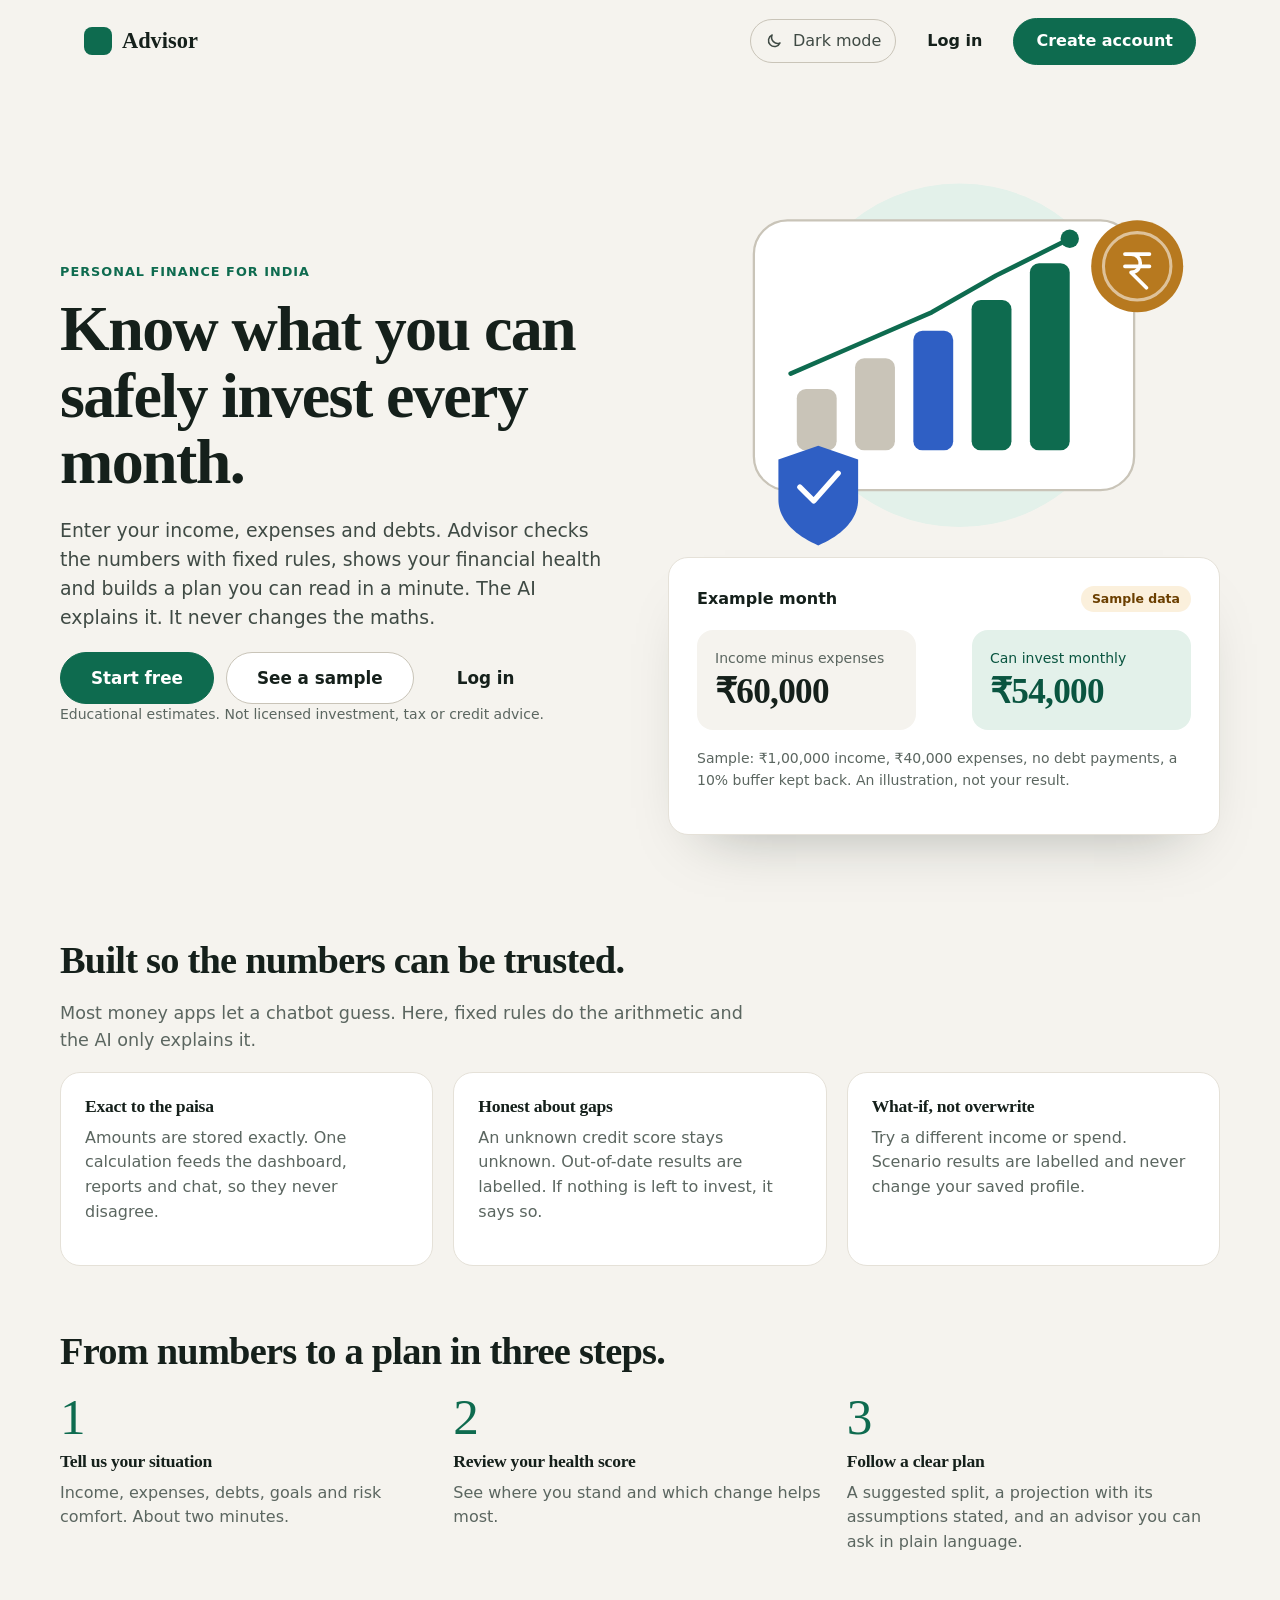
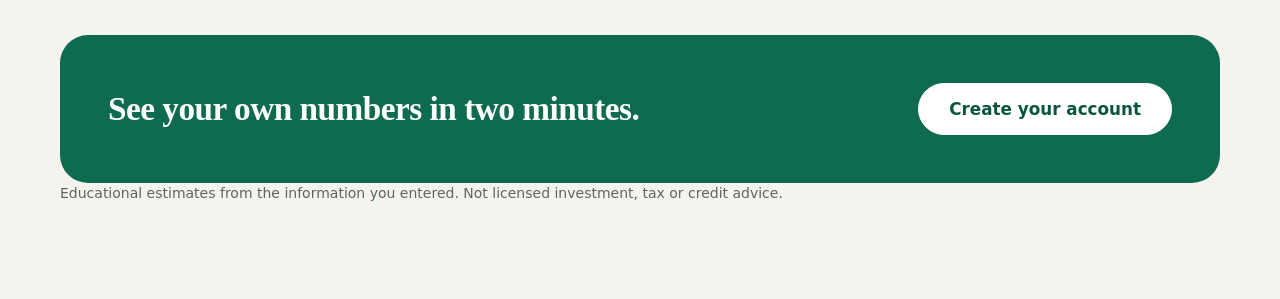
<file: frontend/static/index.html>
<!doctype html>
<html lang="en">
<head>
  <meta charset="utf-8">
  <meta name="viewport" content="width=device-width, initial-scale=1">
  <title>Advisor - personal finance</title>
  <meta name="description" content="Rule-checked personal finance planning with a clearly labelled AI explainer.">
  <link rel="icon" href="data:,">
  <link rel="stylesheet" href="css/app.css">
  <script src="js/theme-init.js"></script>
  <script type="module" src="js/main.js"></script>
</head>
<body>
  <a class="skip" href="#main">Skip to content</a>
  <div id="nav-root"></div>
  <main id="main" tabindex="-1"></main>
  <div id="toast" class="toast" role="status" aria-live="polite"></div>
  <noscript><p class="noscript">This app needs JavaScript.</p></noscript>
</body>
</html>
</file>
<file: frontend/static/css/app.css>
/* Advisor product UI. Tokens mirror the Claude Design canvas (design/v2).  System fonts only: the CSP allows no external fonts. */
:root{
  --bg:#F5F3EE;--surface:#FFFFFF;--ink:#15201B;--ink-2:#3F4A44;--muted:#5B6660;--line:#E5E1D8;--line-strong:#C9C4B8;
  --accent:#0E6B4F;--accent-ink:#FFFFFF;--accent-soft:#E3F1EA;--accent-strong:#0A5540;
  --warn-bg:#FBF0DC;--warn-ink:#6B3F00;--bad-bg:#FDECEA;--bad-ink:#9B1C12;--ok-bg:#E3F1EA;--ok-ink:#0A5540;--info-bg:#E8EEFA;--info-ink:#1E3A8A;
  --radius:20px;--radius-sm:12px;--shadow:0 1px 0 rgba(21,32,27,.03);
  --font:"Inter","Segoe UI Variable","Segoe UI",system-ui,-apple-system,Roboto,Arial,sans-serif;
  --display:"Fraunces","Iowan Old Style","Palatino Linotype",Palatino,Georgia,serif;
  --sidebar:248px;
}
@media (prefers-color-scheme:dark){
  :root:not([data-theme="light"]){
    --bg:#0A0B0D;--surface:#131518;--ink:#ECEEF0;--ink-2:#C4C9CF;--muted:#9AA1A9;--line:#24282D;--line-strong:#363C44;
    --accent:#4BD6A0;--accent-ink:#04120C;--accent-soft:#12251D;--accent-strong:#7BE8BE;
    --warn-bg:#2A2112;--warn-ink:#F1C976;--bad-bg:#2E1613;--bad-ink:#FFB4AA;--ok-bg:#12251D;--ok-ink:#8DE5BF;--info-bg:#131E36;--info-ink:#A9C1FF;
    --shadow:inset 0 1px 0 rgba(255,255,255,.04);
  }
}
:root[data-theme="dark"]{
    --bg:#0A0B0D;--surface:#131518;--ink:#ECEEF0;--ink-2:#C4C9CF;--muted:#9AA1A9;--line:#24282D;--line-strong:#363C44;
    --accent:#4BD6A0;--accent-ink:#04120C;--accent-soft:#12251D;--accent-strong:#7BE8BE;
    --warn-bg:#2A2112;--warn-ink:#F1C976;--bad-bg:#2E1613;--bad-ink:#FFB4AA;--ok-bg:#12251D;--ok-ink:#8DE5BF;--info-bg:#131E36;--info-ink:#A9C1FF;
    --shadow:inset 0 1px 0 rgba(255,255,255,.04);
}
*{box-sizing:border-box}
html{-webkit-text-size-adjust:100%}
body{margin:0;background:var(--bg);color:var(--ink);font-family:var(--font);font-size:16px;line-height:1.55;-webkit-font-smoothing:antialiased}
h1,h2,h3{font-family:var(--display);font-weight:600;letter-spacing:-.015em;margin:0 0 .5em;line-height:1.12}
h1{font-size:clamp(2rem,3.4vw,2.6rem)}h2{font-size:1.4rem}h3{font-size:1.1rem}
p{margin:0 0 1em}
a{color:var(--accent-strong)}
a:focus-visible,button:focus-visible,input:focus-visible,select:focus-visible,textarea:focus-visible,summary:focus-visible{outline:3px solid var(--accent);outline-offset:2px}
.skip{position:absolute;left:-999px;top:0;background:var(--surface);padding:10px 14px;z-index:50}
.skip:focus{left:8px;top:8px}
.noscript{padding:16px}
main{outline:none;min-width:0}

/* layout */
.wrap{max-width:1160px;margin:0 auto;padding:0 24px}
.page{padding:36px 0 80px}
.row{display:flex;flex-wrap:wrap;gap:12px;align-items:center}
.grid{display:grid;gap:20px}
.grid.c2{grid-template-columns:repeat(auto-fit,minmax(min(100%,340px),1fr))}
.grid.c3{grid-template-columns:repeat(auto-fit,minmax(min(100%,260px),1fr))}
.grid.c4{grid-template-columns:repeat(auto-fit,minmax(min(100%,210px),1fr))}
.stack>*+*{margin-top:18px}
.spread{display:flex;justify-content:space-between;align-items:center;gap:12px;flex-wrap:wrap}
.muted{color:var(--muted)}
.small{font-size:.875rem}
.finance-evidence{overflow-wrap:anywhere}
.finance-evidence .field{min-width:0}
.finance-evidence [hidden]{display:none!important}
.center{text-align:center}
.right{text-align:right}
.hidden{display:none!important}

/* signed-in shell: sidebar + content */
body.shell{display:grid;grid-template-columns:var(--sidebar) minmax(0,1fr);min-height:100vh;align-items:start}
body.shell #nav-root{position:sticky;top:0;height:100vh;align-self:stretch}
.side{display:flex;flex-direction:column;gap:22px;height:100%;padding:24px 16px;background:var(--surface);border-right:1px solid var(--line);overflow-y:auto}
.brand{display:flex;align-items:center;gap:10px;font-family:var(--display);font-weight:600;font-size:1.4rem;color:var(--ink);text-decoration:none}
.brand::before{content:"";width:28px;height:28px;border-radius:8px;background:var(--accent);flex:none}
.side .brand{padding:0 8px}
.side-nav{display:flex;flex-direction:column;gap:2px}
.side-nav a,.side-foot a.item{display:flex;align-items:center;gap:12px;min-height:44px;padding:0 12px;border-radius:var(--radius-sm);color:var(--ink-2);text-decoration:none;font-weight:500}
.side-nav a:hover,.side-foot a.item:hover{background:var(--accent-soft);color:var(--accent-strong)}
.side-nav a[aria-current="page"]{background:var(--accent-soft);color:var(--accent-strong);font-weight:600}
.side svg{flex:none}
.side-foot{margin-top:auto;display:flex;flex-direction:column;gap:2px}
.who{display:flex;align-items:center;gap:10px;padding:14px 8px 0;border-top:1px solid var(--line);margin-top:8px}
.avatar{width:34px;height:34px;border-radius:999px;background:var(--accent-soft);color:var(--accent-strong);display:flex;align-items:center;justify-content:center;font-weight:600;font-size:.85rem;flex:none}
.who-name{font-weight:600;font-size:.9rem;line-height:1.2;overflow:hidden;text-overflow:ellipsis;white-space:nowrap}
.who button{border:0;background:none;padding:0;font:inherit;font-size:.82rem;color:var(--muted);cursor:pointer;text-decoration:underline;text-align:left}
body.shell .page{padding:40px 8px 80px}
body.shell .wrap{max-width:1120px;padding:0 40px}
@media (max-width:900px){
  body.shell{display:block}
  body.shell #nav-root{position:static;height:auto}
  .side{flex-direction:row;flex-wrap:wrap;align-items:center;height:auto;padding:10px 16px;border-right:0;border-bottom:1px solid var(--line);gap:8px}
  .side-nav{flex-direction:row;overflow-x:auto;flex:1 1 100%;order:3;padding-bottom:4px}
  .side-nav a{white-space:nowrap}
  .side-foot{margin:0 0 0 auto;flex-direction:row;align-items:center}
  .who{border:0;margin:0;padding:0}
  body.shell .wrap{padding:0 20px}
  body.shell .page{padding:24px 0 64px}
}

/* public header */
.nav{background:transparent}
.nav .wrap{display:flex;align-items:center;gap:12px;flex-wrap:wrap;padding-top:18px;padding-bottom:18px}
.nav-links{display:flex;flex-wrap:wrap;gap:4px;flex:1}
.nav-user{display:flex;align-items:center;gap:8px;flex-wrap:wrap}

/* controls */
.btn{display:inline-flex;align-items:center;justify-content:center;gap:8px;min-height:44px;padding:10px 22px;border-radius:999px;border:1px solid var(--line-strong);background:var(--surface);color:var(--ink);font:inherit;font-weight:600;cursor:pointer;text-decoration:none}
.btn:hover{border-color:var(--accent);color:var(--accent-strong)}
.btn.primary{background:var(--accent);border-color:var(--accent);color:var(--accent-ink)}
.btn.primary:hover{background:var(--accent-strong);border-color:var(--accent-strong);color:var(--accent-ink)}
.btn.ghost{border-color:transparent;background:transparent}
.btn.lg{min-height:52px;padding:12px 30px;font-size:1.05rem}
.btn.block{width:100%}
.btn[disabled]{opacity:.55;cursor:not-allowed}
label{display:block;font-weight:600;font-size:.88rem;margin-bottom:6px;color:var(--ink-2)}
input,select,textarea{width:100%;min-height:46px;padding:10px 14px;border:1px solid var(--line-strong);border-radius:var(--radius-sm);background:var(--surface);color:var(--ink);font:inherit}
input:hover,select:hover,textarea:hover{border-color:var(--muted)}
input[type="checkbox"]{width:20px;height:20px;min-height:0;accent-color:var(--accent)}
input[type="file"]{padding:9px 12px}
textarea{min-height:92px;resize:vertical}
.field{margin-bottom:16px}
.field .hint{font-size:.82rem;color:var(--muted);margin-top:5px}
.field .err{font-size:.85rem;color:var(--bad-ink);margin-top:5px}
.check{display:flex;align-items:center;gap:10px;margin:8px 0}
.check label{margin:0;font-weight:500;color:var(--ink)}
fieldset{border:1px solid var(--line);border-radius:var(--radius);padding:18px;margin:0 0 18px;background:var(--surface)}
legend{font-weight:600;padding:0 8px;font-family:var(--display);font-size:1.05rem}

/* cards */
.card{background:var(--surface);border:1px solid var(--line);border-radius:var(--radius);padding:24px;box-shadow:var(--shadow)}
.card>h2{margin-bottom:14px}
.card.flat{box-shadow:none}
.metric .label{font-size:.88rem;color:var(--muted);font-weight:500}
.metric .value{font-family:var(--display);font-size:2.4rem;font-weight:600;line-height:1.05;margin:8px 0 4px;letter-spacing:-.02em}
.metric .sub{font-size:.86rem;color:var(--muted)}
.pill{display:inline-block;padding:3px 11px;border-radius:999px;background:var(--accent-soft);color:var(--accent-strong);font-size:.78rem;font-weight:600}
.pill.warn{background:var(--warn-bg);color:var(--warn-ink)}
.pill.bad{background:var(--bad-bg);color:var(--bad-ink)}
.pill.ok{background:var(--ok-bg);color:var(--ok-ink)}
.eyebrow{font-size:.8rem;font-weight:600;letter-spacing:.08em;text-transform:uppercase;color:var(--accent)}

/* banners */
.banner{border-radius:14px;padding:14px 18px;margin:0 0 18px;line-height:1.5}
.banner.info{background:var(--info-bg);color:var(--info-ink)}
.banner.warn{background:var(--warn-bg);color:var(--warn-ink)}
.banner.bad{background:var(--bad-bg);color:var(--bad-ink)}
.banner.ok{background:var(--ok-bg);color:var(--ok-ink)}
.banner strong{font-weight:700}
.banner a{color:inherit}

/* lists, tables */
.list{list-style:none;margin:0;padding:0}
.list li{padding:12px 0;border-bottom:1px solid var(--line)}
.list li:last-child{border-bottom:0}
.table-scroll{overflow-x:auto}
table{border-collapse:collapse;width:100%}
th,td{text-align:left;padding:12px 14px;border-bottom:1px solid var(--line);vertical-align:top}
th{font-size:.76rem;text-transform:uppercase;letter-spacing:.06em;color:var(--muted);font-weight:600;background:transparent}
tbody tr:hover{background:color-mix(in srgb,var(--accent-soft) 40%,transparent)}
td.num,th.num{text-align:right;font-variant-numeric:tabular-nums}
td.right,th.right{text-align:right}
details{border:1px solid var(--line);border-radius:var(--radius-sm);padding:10px 16px;background:var(--surface);margin-bottom:10px}
summary{cursor:pointer;font-weight:600;min-height:32px}

/* bars */
.bar{height:10px;border-radius:999px;background:var(--line);overflow:hidden}
.bar>span{display:block;height:100%;background:var(--accent);border-radius:999px}
.bar.bad>span{background:#C2412D}.bar.warn>span{background:#C98A1E}
.w0{width:0}.w5{width:5%}.w10{width:10%}.w15{width:15%}.w20{width:20%}.w25{width:25%}.w30{width:30%}.w35{width:35%}.w40{width:40%}.w45{width:45%}.w50{width:50%}.w55{width:55%}.w60{width:60%}.w65{width:65%}.w70{width:70%}.w75{width:75%}.w80{width:80%}.w85{width:85%}.w90{width:90%}.w95{width:95%}.w100{width:100%}

/* landing */
.hero{padding:48px 0 40px}
.hero .grid{align-items:center;gap:56px}
.hero h1{font-size:clamp(2.4rem,5.2vw,4rem);line-height:1.04;letter-spacing:-.025em;margin:14px 0 20px}
.hero p.lead{font-size:1.18rem;color:var(--ink-2);max-width:34em}
.band{background:var(--surface);border-top:1px solid var(--line);border-bottom:1px solid var(--line)}
.tabs{display:flex;gap:4px;flex-wrap:wrap;border-bottom:1px solid var(--line);margin-bottom:20px}
.tabs button{border:0;background:transparent;padding:10px 16px;font:inherit;font-weight:600;color:var(--muted);cursor:pointer;border-bottom:3px solid transparent;min-height:44px}
.tabs button:hover{color:var(--ink)}
.tabs button[aria-selected="true"]{color:var(--accent-strong);border-color:var(--accent)}
.auth-box{max-width:440px;margin:40px auto}
.auth-box h1{margin-bottom:6px}

/* chat */
.chat{display:grid;grid-template-columns:260px minmax(0,1fr);gap:20px}
@media (max-width:760px){.chat{grid-template-columns:1fr}}
.threads button{display:block;width:100%;text-align:left;border:1px solid transparent;background:transparent;padding:10px 12px;border-radius:var(--radius-sm);font:inherit;cursor:pointer;color:var(--ink);min-height:44px}
.threads button:hover{background:var(--accent-soft)}
.threads button[aria-current="true"]{background:var(--accent-soft);border-color:var(--accent)}
.messages{min-height:360px;max-height:62vh;overflow-y:auto;display:flex;flex-direction:column;gap:12px;padding:4px}
.msg{max-width:72ch;padding:13px 16px;border-radius:18px;white-space:pre-wrap;overflow-wrap:anywhere}
.msg.user{align-self:flex-end;background:var(--accent);color:var(--accent-ink);border-bottom-right-radius:6px}
.msg.assistant{align-self:flex-start;background:var(--surface);border:1px solid var(--line);border-bottom-left-radius:6px}
.msg .tag{display:block;font-size:.75rem;opacity:.8;margin-top:6px}
.composer{display:flex;gap:10px;margin-top:14px;align-items:flex-end}
.composer textarea{min-height:48px;height:48px;border-radius:24px;padding:12px 18px}

/* charts */
.chart{width:100%;height:auto;max-width:520px}
.legend{display:flex;flex-wrap:wrap;gap:8px 18px;margin-top:10px;font-size:.86rem;color:var(--ink-2)}
.legend i{display:inline-block;width:12px;height:12px;border-radius:4px;margin-right:6px;vertical-align:-1px}
.s0{--c:#0E6B4F}.s1{--c:#2F5FC4}.s2{--c:#B7791F}.s3{--c:#8E3B73}.s4{--c:#6B4BB8}
@media (prefers-color-scheme:dark){:root:not([data-theme="light"]) .s0{--c:#4BD6A0}:root:not([data-theme="light"]) .s1{--c:#7BA7FF}:root:not([data-theme="light"]) .s2{--c:#F0B04A}:root:not([data-theme="light"]) .s3{--c:#E58AC0}}
:root[data-theme="dark"] .s0{--c:#4BD6A0}:root[data-theme="dark"] .s1{--c:#7BA7FF}:root[data-theme="dark"] .s2{--c:#F0B04A}:root[data-theme="dark"] .s3{--c:#E58AC0}
.legend i{background:var(--c)}
.chart .stk{stroke:var(--c);fill:none}
.chart .fil{fill:var(--c);stroke:none}

/* toast */
.toast{position:fixed;left:50%;bottom:20px;transform:translateX(-50%) translateY(20px);background:var(--ink);color:var(--bg);padding:12px 18px;border-radius:14px;opacity:0;pointer-events:none;transition:opacity .2s,transform .2s;max-width:90vw;z-index:60}
.toast.show{opacity:1;transform:translateX(-50%) translateY(0)}
@media (prefers-reduced-motion:reduce){*{transition:none!important;animation:none!important}}
.spinner{display:inline-block;width:18px;height:18px;border:3px solid var(--line-strong);border-top-color:var(--accent);border-radius:50%;animation:spin .8s linear infinite;vertical-align:-3px}
@keyframes spin{to{transform:rotate(360deg)}}

/* landing extras */
.preview{box-shadow:0 30px 60px -36px rgba(21,32,27,.35);padding:28px}
.preview>*+*{margin-top:18px}
.tile{background:var(--bg);border-radius:16px;padding:18px}
.tile.accent{background:var(--accent-soft);color:var(--accent-strong)}
.tile-value{font-family:var(--display);font-size:2.2rem;font-weight:600;letter-spacing:-.02em;line-height:1.1;margin-top:4px}
.section-title{font-size:clamp(1.7rem,3vw,2.4rem);letter-spacing:-.02em;margin:0}
.lead-sm{font-size:1.1rem;max-width:40em}
.big-num{font-family:var(--display);font-size:3.2rem;font-weight:500;color:var(--accent);line-height:1;margin-bottom:10px}
body:not(.shell) .page>section{margin-top:64px}
body:not(.shell) .page>section.hero{margin-top:0}
.cta{background:#0E6B4F;color:#fff;border-radius:28px;padding:48px;display:flex;flex-wrap:wrap;gap:20px;align-items:center;justify-content:space-between}
.cta h2{margin:0;color:#fff;font-size:clamp(1.5rem,2.6vw,2.1rem);max-width:20em}
.cta-btn{background:#fff;border-color:#fff;color:#0A5540}
.cta-btn:hover{background:#fff;color:#0A5540}
.page-head h1{margin-bottom:6px}
.page-head p{font-size:1.02rem}
.card fieldset{border:0;border-top:1px solid var(--line);border-radius:0;padding:18px 0 0;margin:18px 0 0;background:none}
.card fieldset:first-of-type{border-top:0;padding-top:0;margin-top:0}
.card legend{padding:0;margin-bottom:12px}
.donut-wrap{display:flex;flex-wrap:wrap;gap:24px;align-items:center}
.donut-wrap .chart{width:190px;max-width:190px;flex:none}
.legend.col{flex-direction:column;flex-wrap:nowrap;gap:12px;list-style:none;margin:0;padding:0;flex:1 1 150px;font-size:.95rem}
.legend.col li{display:flex;justify-content:space-between;gap:12px}

/* theme toggle */
.theme-btn{display:inline-flex;align-items:center;gap:10px;min-height:44px;padding:0 12px;border:0;background:none;border-radius:var(--radius-sm);color:var(--ink-2);font:inherit;font-weight:500;cursor:pointer;width:100%;text-align:left}
.theme-btn:hover{background:var(--accent-soft);color:var(--accent-strong)}
.nav .theme-btn{width:auto;padding:0 14px;border-radius:999px;border:1px solid var(--line-strong)}

/* health score rows (budget-row pattern) */
.score-rows{display:flex;flex-direction:column}
.score-row{padding:16px 0;border-top:1px solid var(--line)}
.score-row:first-child{border-top:0;padding-top:0}
.score-top{display:flex;justify-content:space-between;align-items:center;gap:12px;margin-bottom:6px}
.score-mid{display:flex;align-items:baseline;gap:12px;flex-wrap:wrap;margin-bottom:10px}
.score-val{font-family:var(--display);font-size:1.5rem;font-weight:600;letter-spacing:-.01em}
.bar.thick{height:12px}
.bar.bad>span{background:#C2412D}.bar.warn>span{background:#C98A1E}
/* amounts and summary cards */
.pos{color:var(--ok-ink);font-weight:600}
.neg{color:var(--ink);font-weight:600}
.summary{display:grid;grid-template-columns:repeat(auto-fit,minmax(150px,1fr));gap:0;border:1px solid var(--line);border-radius:var(--radius-sm);overflow:hidden;margin-bottom:16px}
.summary>div{padding:14px 16px;border-left:1px solid var(--line)}
.summary>div:first-child{border-left:0}
.summary .k{font-size:.78rem;color:var(--muted);text-transform:uppercase;letter-spacing:.05em}
.summary .v{font-family:var(--display);font-size:1.35rem;font-weight:600}
/* pill tabs */
.tabs{border-bottom:0;gap:8px}
.tabs button{border:1px solid var(--line-strong);border-radius:999px;padding:8px 18px;background:var(--surface)}
.tabs button[aria-selected="true"]{background:var(--accent);border-color:var(--accent);color:var(--accent-ink)}
.btn.danger{background:var(--bad-bg);color:var(--bad-ink);border-color:var(--bad-ink)}
.btn.danger:hover{background:var(--bad-ink);color:var(--surface)}
.pill.neutral{background:var(--line);color:var(--muted)}

/* dark-mode refinement: layered neutral surfaces, hairline borders (Robinhood / Linear review) */
:root[data-theme="dark"] .side,:root:not([data-theme="light"]) .side{background:var(--bg)}
@media (prefers-color-scheme:light){:root:not([data-theme="dark"]) .side{background:var(--surface)}}
:root[data-theme="light"] .side{background:var(--surface)}
:root[data-theme="dark"] .tile{background:var(--bg)}
:root[data-theme="dark"] .card{background:var(--surface)}
@media (prefers-color-scheme:dark){:root:not([data-theme="light"]) .tile{background:var(--bg)}}

/* motion */
.bar>span{transition:width .9s cubic-bezier(.2,.8,.2,1)}
.metric .value,.tile-value,.score-val{font-variant-numeric:tabular-nums}
.il{width:100%;height:auto;display:block}
.il-a{fill:var(--accent)}.il-b{fill:#2F5FC4}.il-c{fill:#B7791F}.il-soft{fill:var(--accent-soft)}.il-surf{fill:var(--surface);stroke:var(--line-strong)}
.il-bg{fill:var(--bg)}.il-ink{fill:var(--ink)}.il-mut{fill:var(--line-strong)}
.il-sa{stroke:var(--accent);fill:none}.il-sl{stroke:var(--line-strong);fill:none}.il-sb{stroke:#2F5FC4;fill:none}
:root[data-theme="dark"] .il-b{fill:#7BA7FF}:root[data-theme="dark"] .il-c{fill:#F0B04A}:root[data-theme="dark"] .il-sb{stroke:#7BA7FF}
@media (prefers-color-scheme:dark){:root:not([data-theme="light"]) .il-b{fill:#7BA7FF}:root:not([data-theme="light"]) .il-c{fill:#F0B04A}:root:not([data-theme="light"]) .il-sb{stroke:#7BA7FF}}
.empty{display:flex;flex-direction:column;align-items:center;text-align:center;gap:6px;padding:12px 8px}
.empty .il{max-width:200px}
.empty h3{margin:8px 0 0}
.empty p{max-width:34em;margin:0}
.hero-art{margin-top:-8px}
.auth-split{display:grid;grid-template-columns:minmax(0,440px) minmax(0,1fr);gap:56px;align-items:center;max-width:1000px;margin:40px auto}
.auth-split .art{background:var(--accent-soft);border-radius:28px;padding:32px}
.auth-split .art p{margin:16px 0 0;color:var(--accent-strong);font-family:var(--display);font-size:1.3rem;line-height:1.25}
@media (max-width:860px){.auth-split{grid-template-columns:1fr;gap:24px}.auth-split .art{display:none}}
.auth-split .auth-box{margin:0;max-width:none}
.preview .grid.c2{grid-template-columns:repeat(2,minmax(0,1fr))}
.tile-value{font-size:clamp(1.5rem,7vw,2.2rem);overflow-wrap:anywhere}
</file>
